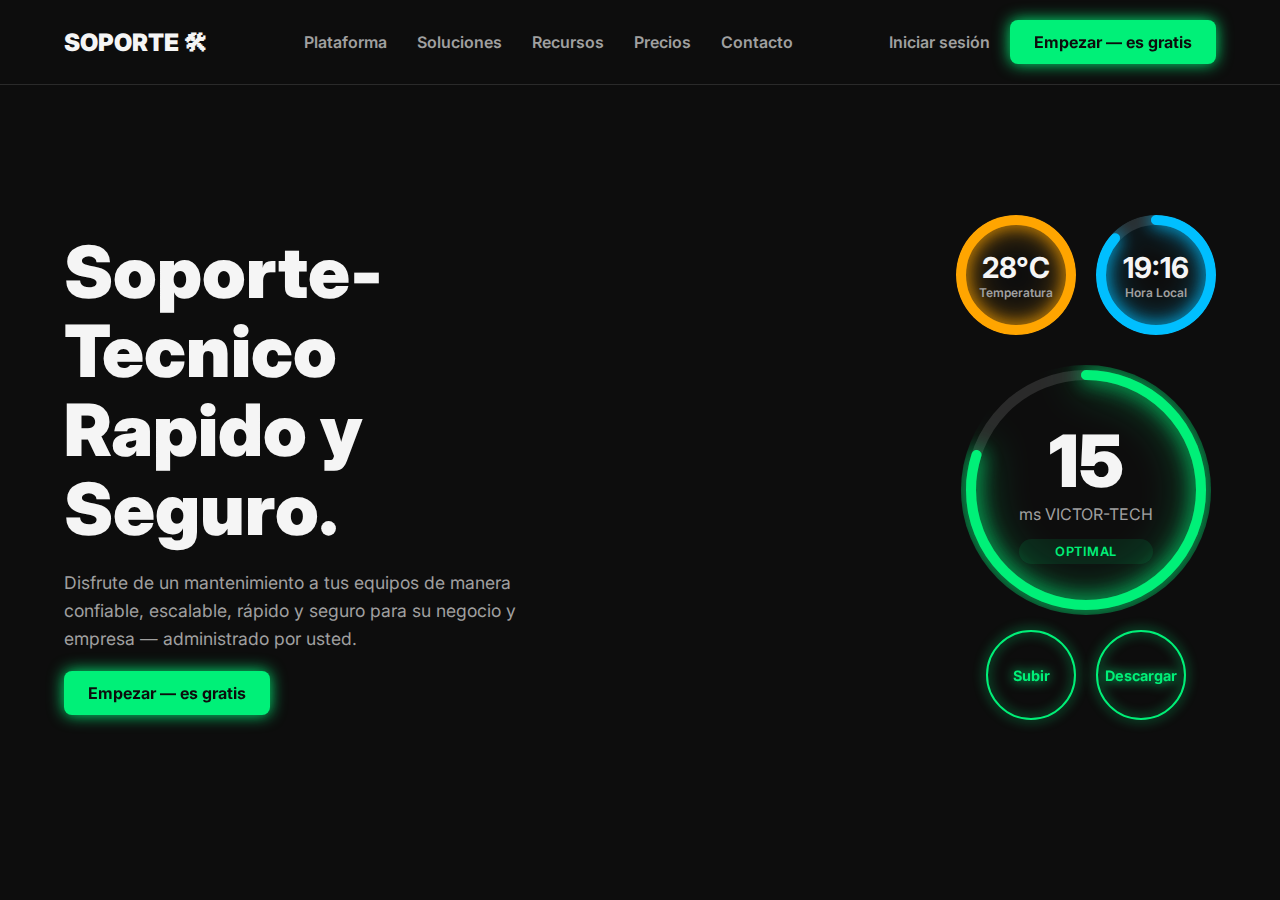
<file: index.html>
<!DOCTYPE html>
<html lang="es">
<head>
    <meta charset="UTF-8">
    <meta name="viewport" content="width=device-width, initial-scale=1.0">
    <title>Victor-Tech</title>
    <link rel="icon" type="image/png" href="img/logo.png">
    <link rel="stylesheet" href="style.css">
    <link rel="preconnect" href="https://fonts.googleapis.com">
    <link rel="preconnect" href="https://fonts.gstatic.com" crossorigin>
    <link href="https://fonts.googleapis.com/css2?family=Inter:wght@400;600;700;900&display=swap" rel="stylesheet">
</head>
<body>

    <header class="main-header">
        <nav class="navbar">
            <div class="logo">SOPORTE 🛠</div>
            <ul class="nav-links">
                <li><a href="https://victor-m-victor-manuel-alejo-rosarios-projects.vercel.app/#perfil" target="_blank" rel="noopener noreferrer">Plataforma</a></li>
                <li><a href="https://youtube.com/@victor-tech-r2d?si=MOzJubvIqjb18ggs" target="_blank" rel="noopener noreferrer">Soluciones</a></li>
                <li><a href="https://transfer.it/t/HF7TMswDDZYB" target="_blank" rel="noopener noreferrer">Recursos</a></li>
                <li><a href="precios.html">Precios</a></li>
                <li><a href="https://www.facebook.com/profile.php?id=61551567411307" target="_blank" rel="noopener noreferrer">Contacto</a></li>
            </ul>
            <div class="nav-actions">
                <a href="login.html" class="login-btn">Iniciar sesión</a>
                <a href="login.html?action=register" class="cta-btn primary">Empezar — es gratis</a>
            </div>
        </nav>
    </header>

    <main>
        <section class="hero-section">
            <!-- Columna Izquierda: Contenido de Texto -->
            <div class="hero-content">
                <h1>Soporte-Tecnico<br>Rapido y Seguro.</h1>
                <p>
                    Disfrute de un mantenimiento a tus equipos de manera confiable, escalable, rápido y seguro
                    para su negocio y empresa — administrado por usted.
                </p>
                <a href="login.html?action=register" class="cta-btn primary">Empezar — es gratis</a>
            </div>

            <!-- Columna Derecha: Todos los Elementos Visuales -->
            <div class="hero-visual-column">
                
                <!-- Círculos pequeños de estado -->
                <div class="small-circles-wrapper">
                    <div class="small-stat-circle">
                        <svg width="120" height="120" viewBox="0 0 120 120">
                            <circle cx="60" cy="60" r="55" class="bg-circle" />
                            <circle cx="60" cy="60" r="55" class="progress-circle temp-circle" />
                        </svg>
                        <div class="small-stat-text">
                            <div id="temp-value" class="small-stat-number">28°C</div>
                            <div class="small-stat-label">Temperatura</div>
                        </div>
                    </div>
                    <div class="small-stat-circle">
                        <svg width="120" height="120" viewBox="0 0 120 120">
                            <circle cx="60" cy="60" r="55" class="bg-circle" />
                            <circle cx="60" cy="60" r="55" class="progress-circle time-circle" />
                        </svg>
                        <div class="small-stat-text">
                            <div id="time-value" class="small-stat-number">00:00</div>
                            <div class="small-stat-label">Hora Local</div>
                        </div>
                    </div>
                </div>

                <!-- Círculo grande principal -->
                <div class="hero-visual">
                    <div class="stat-circle">
                        <svg width="250" height="250" viewBox="0 0 250 250">
                            <circle cx="125" cy="125" r="115" class="bg-circle" />
                            <circle cx="125" cy="125" r="115" class="progress-circle" />
                        </svg>
                        <div class="stat-text">
                            <div class="stat-number" id="stat-number">0</div>
                            <div class="stat-label">ms VICTOR-TECH</div>
                            <div class="stat-tag">OPTIMAL</div>
                        </div>
                    </div>
                </div>

                <!-- Botones de archivo redondos -->
                <div class="file-actions">
                    <label for="file-upload" class="file-btn">Subir</label>
                    <input type="file" id="file-upload" hidden>
                    <a href="assets/texto.txt" download="mi_archivo_de_prueba.txt" class="file-btn">Descargar</a>
                </div>

            </div>
        </section>
    </main>

    <script src="script.js"></script>
</body>
</html>
</file>
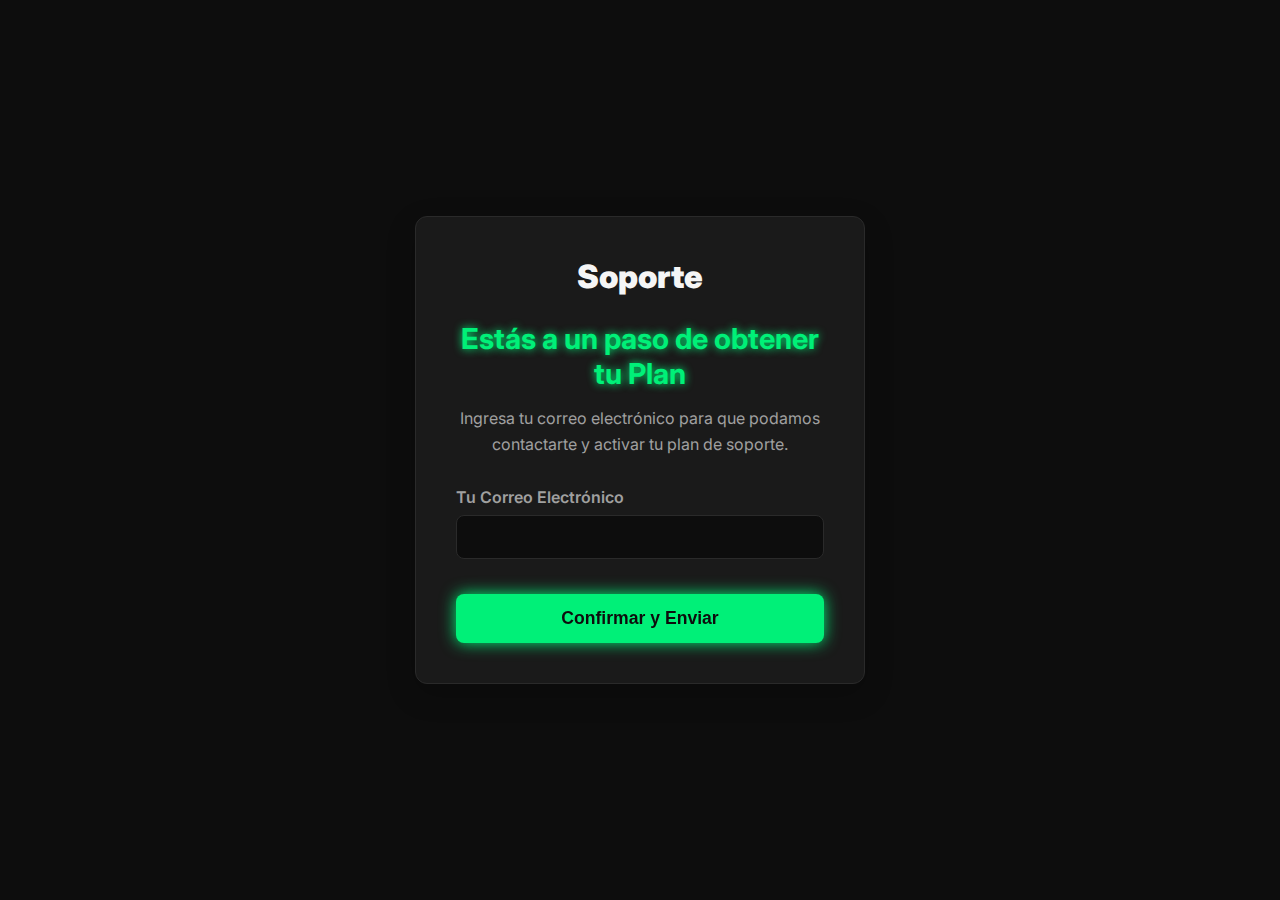
<file: contacto.html>
<!DOCTYPE html>
<html lang="es">
<head>
    <meta charset="UTF-8">
    <meta name="viewport" content="width=device-width, initial-scale=1.0">
    <title>Confirmar Selección — Victor-Tech</title>
    <link rel="icon" type="image/png" href="img/logo.png">
    <link rel="stylesheet" href="contacto-style.css">
    <link rel="preconnect" href="https://fonts.googleapis.com">
    <link rel="preconnect" href="https://fonts.gstatic.com" crossorigin>
    <link href="https://fonts.googleapis.com/css2?family=Inter:wght@400;600;700;900&display=swap" rel="stylesheet">
</head>
<body>

    <div class="form-container">
        <a href="index.html" class="logo">Soporte</a>
        
        <!-- Este título cambiará dinámicamente -->
        <h2 id="plan-title">Estás a un paso de obtener tu Plan</h2>
        
        <p>
            Ingresa tu correo electrónico para que podamos contactarte y activar tu plan de soporte.
        </p>

        <!-- El Formulario que se conecta con Formspree -->
        <form id="contact-form" action="https://formspree.io/f/xdkzqddo" method="POST">
            
            <!-- Campo de Email (Visible) -->
            <div class="input-group">
                <label for="email">Tu Correo Electrónico</label>
                <input type="email" id="email" name="email" required>
            </div>

            <!-- Campo del Plan (Oculto) -->
            <input type="hidden" id="plan-input" name="Plan Seleccionado">

            <button type="submit" class="submit-btn">Confirmar y Enviar</button>
        </form>
    </div>

    <!-- Script para obtener el plan de la URL -->
    <script src="contacto-script.js"></script>

</body>
</html>
</file>
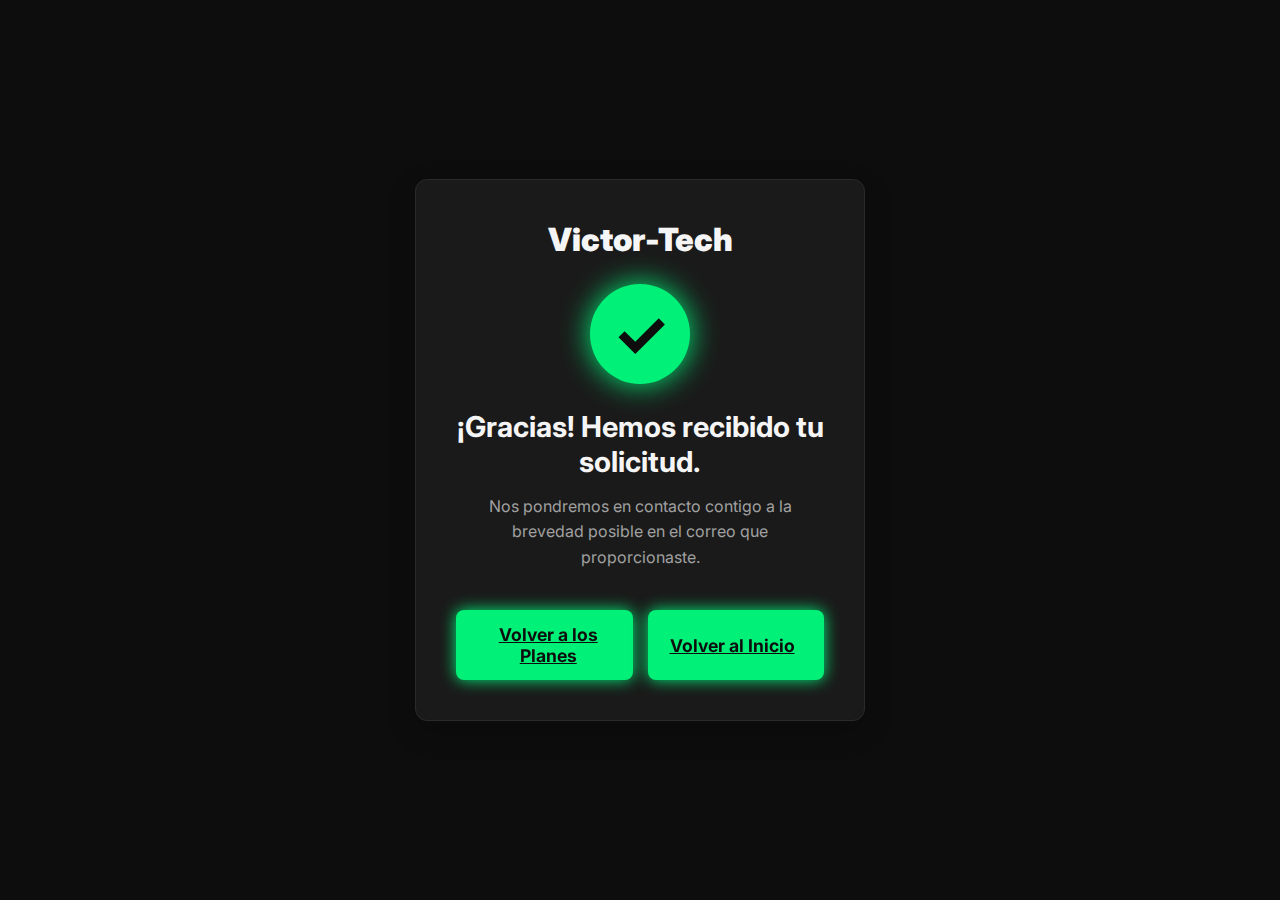
<file: exito.html>
<!DOCTYPE html>
<html lang="es">
<head>
    <meta charset="UTF-8">
    <meta name="viewport" content="width=device-width, initial-scale=1.0">
    <title>¡Mensaje Enviado! — Victor-Tech</title>
    <link rel="icon" type="image/png" href="img/logo.png">
    <link rel="stylesheet" href="contacto-style.css">
    <link rel="preconnect" href="https://fonts.googleapis.com">
    <link rel="preconnect" href="https://fonts.gstatic.com" crossorigin>
    <link href="https://fonts.googleapis.com/css2?family=Inter:wght@400;600;700;900&display=swap" rel="stylesheet">
    
    <!-- NUEVO: Enlace a Font Awesome para los iconos -->
    <link rel="stylesheet" href="https://cdnjs.cloudflare.com/ajax/libs/font-awesome/6.5.1/css/all.min.css" integrity="sha512-DTOQO9BCH_MGMOMZ0GeH8MA2svDRz3IuK6EvRRSQQxSfFWpi1MquVdAyjUar5+76PVCmYl" crossorigin="anonymous" referrerpolicy="no-referrer" />
</head>
<body>

    <div class="form-container success-container">
        <a href="index.html" class="logo">Victor-Tech</a>
        
        <div class="success-icon">✓</div>
        
        <h2>¡Gracias! Hemos recibido tu solicitud.</h2>
        
        <p>
            Nos pondremos en contacto contigo a la brevedad posible en el correo que proporcionaste.
        </p>

        <!-- NUEVO: Contenedor para los botones -->
        <div class="button-container">
            <!-- BOTÓN MODIFICADO con icono -->
            <a href="precios.html" class="submit-btn">
                <i class="fa-solid fa-tags"></i> Volver a los Planes
            </a>
            <!-- BOTÓN MODIFICADO con icono -->
            <a href="index.html" class="submit-btn">
                <i class="fa-solid fa-house"></i> Volver al Inicio
            </a>
        </div>
    </div>

</body>
</html>
</file>
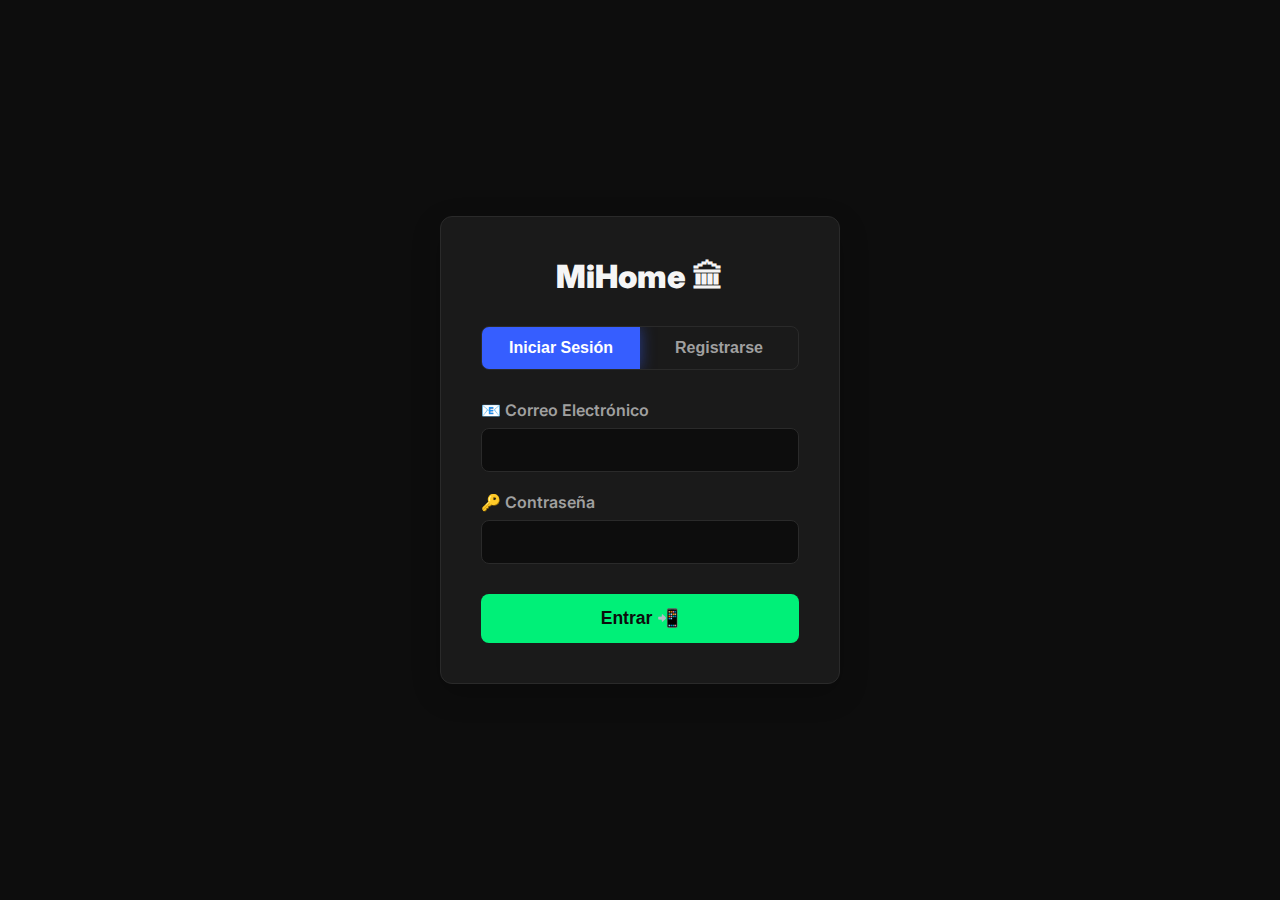
<file: login.html>
<!DOCTYPE html>
<html lang="es">
<head>
    <meta charset="UTF-8">
    <meta name="viewport" content="width=device-width, initial-scale=1.0">
    <title>Acceso — MiHome</title>
    <link rel="stylesheet" href="login-style.css">
    <link rel="preconnect" href="https://fonts.googleapis.com">
    <link rel="preconnect" href="https://fonts.gstatic.com" crossorigin>
    <link href="https://fonts.googleapis.com/css2?family=Inter:wght@400;600;700;900&display=swap" rel="stylesheet">
</head>
<body>

    <div class="login-container">
        <a href="index.html" class="logo">MiHome 🏛</a>

        <div class="form-toggle">
            <button id="show-login-btn" class="toggle-btn active">Iniciar Sesión</button>
            <button id="show-register-btn" class="toggle-btn">Registrarse</button>
        </div>

        <!-- Formulario de Inicio de Sesión -->
        <form id="login-form" class="form-content active-form">
            <div class="input-group">
                <label for="login-email">📧 Correo Electrónico</label>
                <input type="email" id="login-email" name="email" required>
            </div>
            <div class="input-group">
                <label for="login-password">🔑 Contraseña</label>
                <input type="password" id="login-password" name="password" required>
            </div>
            <button type="submit" class="submit-btn">Entrar 📲</button>
        </form>

        <!-- Formulario de Registro -->
        <form id="register-form" class="form-content">
            <div class="input-group">
                <label for="register-name">📝 Nombre Completo</label>
                <input type="text" id="register-name" name="name" required>
            </div>
            <div class="input-group">
                <label for="register-email">📧 Correo Electrónico</label>
                <input type="email" id="register-email" name="email" required>
            </div>
            <div class="input-group">
                <label for="register-password">🔐 Crea una Contraseña</label>
                <input type="password" id="register-password" name="password" required>
            </div>
            <button type="submit" class="submit-btn">Crear Cuenta 🛠</button>
        </form>
    </div>

    <script src="login-script.js"></script>
</body>
</html>
</file>
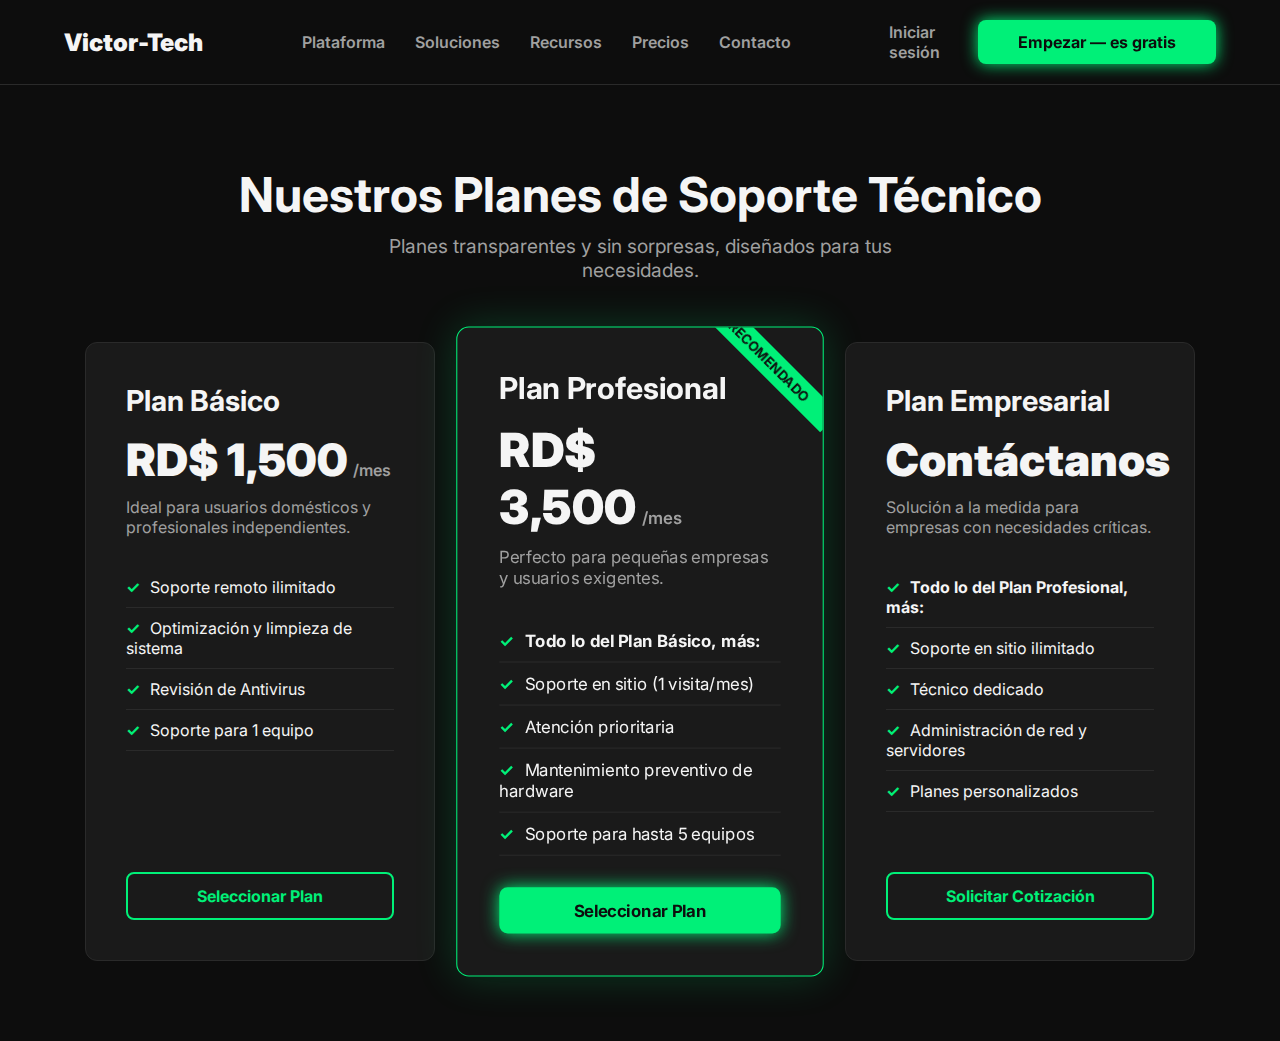
<file: precios.html>
<!DOCTYPE html>
<html lang="es">
<head>
    <meta charset="UTF-8">
    <meta name="viewport" content="width=device-width, initial-scale=1.0">
    <title>Precios — Victor-Tech</title>
    <link rel="icon" type="image/png" href="img/logo.png">
    <link rel="stylesheet" href="precios-style.css">
    <link rel="preconnect" href="https://fonts.googleapis.com">
    <link rel="preconnect" href="https://fonts.gstatic.com" crossorigin>
    <link href="https://fonts.googleapis.com/css2?family=Inter:wght@400;600;700;900&display=swap" rel="stylesheet">
</head>
<body>

    <!-- Reutilizamos la misma cabecera para consistencia -->
    <header class="main-header">
        <nav class="navbar">
            <div class="logo">Victor-Tech</div>
            <ul class="nav-links">
                <li><a href="index.html">Plataforma</a></li> <!-- Enlace a la página principal -->
                <li><a href="#">Soluciones</a></li>
                <li><a href="#">Recursos</a></li>
                <li><a href="precios.html">Precios</a></li> <!-- Enlace a esta misma página -->
                <li><a href="https://www.facebook.com/profile.php?id=61551567411307" target="_blank" rel="noopener noreferrer">Contacto</a></li>
            </ul>
            <div class="nav-actions">
                <a href="login.html" class="login-btn">Iniciar sesión</a>
                <a href="login.html?action=register" class="cta-btn primary">Empezar — es gratis</a>
            </div>
        </nav>
    </header>

    <main>
        <section class="pricing-section">
            <div class="pricing-header">
                <h1>Nuestros Planes de Soporte Técnico</h1>
                <p>Planes transparentes y sin sorpresas, diseñados para tus necesidades.</p>
            </div>

            <div class="pricing-container">

                <!-- Plan Básico -->
                <div class="pricing-card">
                    <h3>Plan Básico</h3>
                    <div class="price">RD$ 1,500<span>/mes</span></div>
                    <p class="card-description">Ideal para usuarios domésticos y profesionales independientes.</p>
                    <ul class="features">
                        <li>Soporte remoto ilimitado</li>
                        <li>Optimización y limpieza de sistema</li>
                        <li>Revisión de Antivirus</li>
                        <li>Soporte para 1 equipo</li>
                    </ul>
                    <a href="contacto.html?plan=Plan Básico" class="cta-btn secondary">Seleccionar Plan</a>

                </div>

                <!-- Plan Profesional (Recomendado) -->
                <div class="pricing-card recommended">
                    <div class="recommended-badge">RECOMENDADO</div>
                    <h3>Plan Profesional</h3>
                    <div class="price">RD$ 3,500<span>/mes</span></div>
                    <p class="card-description">Perfecto para pequeñas empresas y usuarios exigentes.</p>
                    <ul class="features">
                        <li><strong>Todo lo del Plan Básico, más:</strong></li>
                        <li>Soporte en sitio (1 visita/mes)</li>
                        <li>Atención prioritaria</li>
                        <li>Mantenimiento preventivo de hardware</li>
                        <li>Soporte para hasta 5 equipos</li>
                    </ul>
                    <a href="contacto.html?plan=Plan Profesional" class="cta-btn primary">Seleccionar Plan</a>

                </div>

                <!-- Plan Empresarial -->
                <div class="pricing-card">
                    <h3>Plan Empresarial</h3>
                    <div class="price">Contáctanos</div>
                    <p class="card-description">Solución a la medida para empresas con necesidades críticas.</p>
                    <ul class="features">
                        <li><strong>Todo lo del Plan Profesional, más:</strong></li>
                        <li>Soporte en sitio ilimitado</li>
                        <li>Técnico dedicado</li>
                        <li>Administración de red y servidores</li>
                        <li>Planes personalizados</li>
                    </ul>
                    <a href="contacto.html?plan=Plan Empresarial" class="cta-btn secondary">Solicitar Cotización</a>
                </div>

            </div>
        </section>
    </main>

</body>
</html>
</file>
<file: style.css>
/* Definición de variables de color y fuentes */
:root {
    --bg-color: #0D0D0D;
    --text-color: #F5F5F5;
    --text-secondary: #A0A0A0;
    --accent-green: #00F078;
    --accent-blue: #365EFF;
    --border-color: #2a2a2a;
    --font-main: 'Inter', sans-serif;
}

/* Estilos Globales */
* { margin: 0; padding: 0; box-sizing: border-box; }
body { background-color: var(--bg-color); color: var(--text-color); font-family: var(--font-main); overflow-x: hidden; }

/* Barra de Navegación */
.main-header { padding: 20px 5%; border-bottom: 1px solid var(--border-color); position: relative; }
.navbar { display: flex; justify-content: space-between; align-items: center; }
.logo { font-size: 1.5rem; font-weight: 900; }
.nav-links { display: flex; list-style: none; gap: 30px; }
.nav-links a { text-decoration: none; color: var(--text-secondary); font-weight: 600; transition: color 0.3s ease, text-shadow 0.3s ease; }
.nav-links a:hover { color: var(--accent-green); text-shadow: 0 0 8px var(--accent-green); }
.nav-actions { display: flex; align-items: center; gap: 20px; }
.login-btn { text-decoration: none; color: var(--text-secondary); font-weight: 600; transition: color 0.3s ease; }
.login-btn:hover { color: var(--text-color); }

/* Botones "Empezar" Verdes y Brillantes */
.cta-btn.primary {
    background-color: var(--accent-green);
    color: var(--bg-color);
    padding: 12px 24px;
    border-radius: 8px;
    text-decoration: none;
    font-weight: 700;
    border: none;
    transition: transform 0.3s ease, filter 0.3s ease;
    filter: drop-shadow(0 0 8px var(--accent-green));
}
.cta-btn.primary:hover { transform: translateY(-2px) scale(1.03); filter: drop-shadow(0 0 15px var(--accent-green)); }

/* Sección Principal */
.hero-section { display: flex; align-items: center; justify-content: space-between; gap: 40px; padding: 60px 5%; min-height: 85vh; }
.hero-content { max-width: 500px; flex-shrink: 0; }
.hero-content h1 { font-size: 4.5rem; font-weight: 900; line-height: 1.1; margin-bottom: 20px; }
.hero-content p { font-size: 1.1rem; color: var(--text-secondary); line-height: 1.6; margin-bottom: 30px; }

/* Columna de Elementos Visuales */
.hero-visual-column { display: flex; flex-direction: column; align-items: center; gap: 30px; }
.hero-visual { position: relative; display: flex; justify-content: center; align-items: center; }

/* --- CÍRCULO GRANDE --- */
.stat-circle {
    position: relative;
    width: 250px;
    height: 250px;
    display: flex;
    justify-content: center;
    align-items: center;
    border-radius: 50%;
    overflow: hidden;
}
.stat-circle svg, .small-stat-circle svg { transform: rotate(-90deg); }
.bg-circle { fill: none; stroke: var(--border-color); stroke-width: 10; }
.progress-circle {
    fill: none; stroke: var(--accent-green); stroke-width: 10; stroke-linecap: round;
    stroke-dasharray: 722; stroke-dashoffset: 722;
    transition: stroke-dashoffset 2s cubic-bezier(0.65, 0, 0.35, 1);
    filter: drop-shadow(0 0 10px var(--accent-green)) drop-shadow(0 0 20px rgba(0, 240, 120, 0.5));
}
body.loaded .progress-circle { stroke-dashoffset: 145; }
.stat-text { position: absolute; text-align: center; }
.stat-number { font-size: 4.5rem; font-weight: 900; }
.stat-label { font-size: 1rem; color: var(--text-secondary); }
.stat-tag {
    margin-top: 15px; background-color: rgba(0, 240, 120, 0.1); color: var(--accent-green);
    padding: 5px 12px; border-radius: 20px; font-weight: 600; font-size: 0.8rem; letter-spacing: 0.5px;
}

/* Círculos pequeños */
.small-circles-wrapper { display: flex; gap: 20px; }
.small-stat-circle {
    position: relative;
    width: 120px;
    height: 120px;
    display: flex;
    justify-content: center;
    align-items: center;
    border-radius: 50%;
    overflow: hidden;
}

.progress-circle.temp-circle {
    stroke: #FFA500;
    filter: drop-shadow(0 0 8px #FFA500) drop-shadow(0 0 15px rgba(255, 165, 0, 0.5));
    stroke-dashoffset: 204;
}
.progress-circle.time-circle {
    stroke: #00BFFF;
    filter: drop-shadow(0 0 8px #00BFFF) drop-shadow(0 0 15px rgba(0, 191, 255, 0.5));
    stroke-dasharray: 345;
    stroke-dashoffset: 345;
    transition: stroke-dashoffset 1s linear;
}
.small-stat-text { position: absolute; text-align: center; }
.small-stat-number { font-size: 1.8rem; font-weight: 700; }
.small-stat-label { font-size: 0.75rem; color: var(--text-secondary); font-weight: 600; }

/* Botones redondos de archivo */
.file-actions { display: flex; gap: 20px; margin-top: -15px; }
.file-btn {
    width: 90px; height: 90px; border-radius: 50%; background: transparent; border: 2px solid var(--accent-green);
    color: var(--accent-green); font-weight: 700; font-size: 0.9rem; text-decoration: none;
    cursor: pointer; display: flex; align-items: center; justify-content: center;
    transition: all 0.3s ease; filter: drop-shadow(0 0 6px var(--accent-green));
}
.file-btn:hover { background-color: var(--accent-green); color: var(--bg-color); transform: scale(1.05); filter: drop-shadow(0 0 12px var(--accent-green)); }

/* --- CÓDIGO RESPONSIVE AÑADIDO --- */

/* --- Estilos para Menú de Hamburguesa y Menú Móvil --- */
.hamburger-menu {
    display: none; /* Oculto por defecto en escritorio */
    background: transparent;
    border: none;
    cursor: pointer;
    z-index: 1001; /* Para que esté por encima de otros elementos */
    padding: 10px;
}

.hamburger-menu span {
    display: block;
    width: 25px;
    height: 3px;
    background-color: var(--text-color);
    margin: 5px 0;
    transition: all 0.3s ease;
}

.mobile-nav-menu {
    display: none; /* Oculto por defecto */
    position: absolute;
    top: 79px; /* Justo debajo del header */
    left: 0;
    width: 100%;
    background-color: var(--bg-color);
    border-bottom: 1px solid var(--border-color);
    padding: 30px 5%;
    flex-direction: column;
    align-items: center;
    gap: 25px;
    z-index: 1000;
}

.mobile-nav-links {
    list-style: none;
    text-align: center;
    display: flex;
    flex-direction: column;
    gap: 25px;
}

.mobile-nav-links a {
    text-decoration: none;
    color: var(--text-secondary);
    font-weight: 600;
    font-size: 1.2rem;
    transition: color 0.3s ease;
}
.mobile-nav-links a:hover {
    color: var(--accent-green);
}

.mobile-nav-actions {
    display: flex;
    flex-direction: column;
    align-items: center;
    gap: 20px;
    width: 100%;
    max-width: 250px;
}
.mobile-nav-actions .login-btn {
    font-size: 1.1rem;
}
.mobile-nav-actions .cta-btn {
    width: 100%;
    text-align: center;
}

/* --- Media Queries para Responsividad (Puntos de Quiebre) --- */

/* Para Tablets y pantallas medianas (hasta 1024px) */
@media (max-width: 1024px) {
    .hero-section {
        flex-direction: column; /* Apila las columnas */
        text-align: center;
        padding: 40px 5%;
        min-height: auto;
    }
    .hero-content {
        max-width: 100%; /* Ocupa todo el ancho */
        order: 2; /* Mueve el texto debajo de los visuales */
    }
    .hero-visual-column {
        order: 1; /* Mueve los visuales arriba */
        margin-bottom: 40px;
    }
    .nav-links {
        gap: 20px;
    }
}

/* Para Móviles (hasta 768px) */
@media (max-width: 768px) {
    /* Ocultar menú de escritorio y mostrar el de hamburguesa */
    .nav-links, .nav-actions {
        display: none;
    }
    .hamburger-menu {
        display: block; /* Muestra el botón de hamburguesa */
    }
    
    /* Mostrar el menú móvil cuando tenga la clase 'open' */
    .mobile-nav-menu.open {
        display: flex;
    }

    /* Estilo del botón de hamburguesa cuando está abierto (la 'X') */
    .hamburger-menu.open span:nth-child(1) {
        transform: translateY(8px) rotate(45deg);
    }
    .hamburger-menu.open span:nth-child(2) {
        opacity: 0;
    }
    .hamburger-menu.open span:nth-child(3) {
        transform: translateY(-8px) rotate(-45deg);
    }
    
    /* Ajustar tamaños de fuente y elementos */
    .hero-content h1 {
        font-size: 3rem; /* Reducir tamaño del título */
    }
    .hero-content p {
        font-size: 1rem;
    }
    .hero-visual-column {
        transform: scale(0.9); /* Hace todos los círculos un poco más pequeños */
    }
    .file-actions {
        margin-top: 0;
    }
}
</file>
<file: contacto-style.css>
:root {
    --bg-color: #0D0D0D;
    --text-color: #F5F5F5;
    --text-secondary: #A0A0A0;
    --accent-green: #00F078;
    --border-color: #2a2a2a;
    --card-bg: #1a1a1a;
    --font-main: 'Inter', sans-serif;
}

* { margin: 0; padding: 0; box-sizing: border-box; }
body {
    background-color: var(--bg-color);
    color: var(--text-color);
    font-family: var(--font-main);
    display: flex;
    justify-content: center;
    align-items: center;
    min-height: 100vh;
}

.form-container {
    background-color: var(--card-bg);
    padding: 40px;
    border-radius: 12px;
    border: 1px solid var(--border-color);
    width: 100%;
    max-width: 450px;
    text-align: center;
    box-shadow: 0 10px 30px rgba(0, 0, 0, 0.2);
}

.logo {
    font-size: 2rem;
    font-weight: 900;
    text-decoration: none;
    color: var(--text-color);
    display: inline-block;
    margin-bottom: 25px;
}

.form-container h2 {
    font-size: 1.8rem;
    margin-bottom: 15px;
    color: var(--accent-green);
    text-shadow: 0 0 8px var(--accent-green);
}

.form-container p {
    color: var(--text-secondary);
    line-height: 1.6;
    margin-bottom: 30px;
}

.input-group { text-align: left; margin-bottom: 25px; }
.input-group label { display: block; margin-bottom: 8px; font-weight: 600; color: var(--text-secondary); }
.input-group input {
    width: 100%;
    padding: 12px;
    background-color: var(--bg-color);
    border: 1px solid var(--border-color);
    border-radius: 8px;
    color: var(--text-color);
    font-size: 1rem;
    transition: border-color 0.3s, box-shadow 0.3s;
}
.input-group input:focus {
    outline: none;
    border-color: var(--accent-green);
    box-shadow: 0 0 0 3px rgba(0, 240, 120, 0.3);
}

.submit-btn {
    width: 100%;
    background-color: var(--accent-green);
    color: var(--bg-color);
    padding: 14px;
    border: none;
    border-radius: 8px;
    font-size: 1.1rem;
    font-weight: 700;
    cursor: pointer;
    margin-top: 10px;
    transition: transform 0.2s, filter 0.3s;
    filter: drop-shadow(0 0 8px var(--accent-green));
}
.submit-btn:hover {
    transform: translateY(-2px);
    filter: drop-shadow(0 0 15px var(--accent-green));
}
/* --- ESTILOS PARA LA PÁGINA DE ÉXITO --- */

.success-icon {
    font-size: 4rem;
    width: 100px;
    height: 100px;
    border-radius: 50%;
    background-color: var(--accent-green);
    color: var(--bg-color);
    display: flex;
    justify-content: center;
    align-items: center;
    margin: 0 auto 25px auto;
    line-height: 1;
    font-weight: bold;
    filter: drop-shadow(0 0 15px var(--accent-green));
}

.success-container h2 {
    color: var(--text-color);
    text-shadow: none;
}
/* --- ESTILOS PARA BOTONES DE ÉXITO --- */

/* Contenedor para separar y centrar los botones */
.button-container {
    display: flex;          /* Activa Flexbox */
    justify-content: center;/* Centra los botones horizontalmente */
    gap: 15px;              /* Crea un espacio de 15px entre los botones */
    margin-top: 25px;       /* Añade un espacio arriba del grupo de botones */
    width: 100%;
}

/* Ajustes al botón para que el icono y el texto se alineen bien */
.success-container .submit-btn {
    display: inline-flex;   /* Permite alinear el contenido interno (icono y texto) */
    align-items: center;    /* Centra verticalmente el icono y el texto */
    gap: 8px;               /* Crea un pequeño espacio entre el icono y el texto */
}
</file>
<file: login-style.css>
/* Definición de variables de color y fuentes (igual que el principal) */
:root {
    --bg-color: #0D0D0D;
    --text-color: #F5F5F5;
    --text-secondary: #A0A0A0;
    --accent-green: #00F078;
    --accent-blue: #365EFF;
    --border-color: #2a2a2a;
    --card-bg: #1a1a1a;
    --font-main: 'Inter', sans-serif;
}

/* Estilos Globales */
* {
    margin: 0;
    padding: 0;
    box-sizing: border-box;
}

body {
    background-color: var(--bg-color);
    color: var(--text-color);
    font-family: var(--font-main);
    display: flex;
    justify-content: center;
    align-items: center;
    min-height: 100vh;
}

.login-container {
    background-color: var(--card-bg);
    padding: 40px;
    border-radius: 12px;
    border: 1px solid var(--border-color);
    width: 100%;
    max-width: 400px;
    text-align: center;
    box-shadow: 0 10px 30px rgba(0, 0, 0, 0.2);
}

.logo {
    font-size: 2rem;
    font-weight: 900;
    text-decoration: none;
    color: var(--text-color);
    display: inline-block;
    margin-bottom: 30px;
}

/* Selector para cambiar entre formularios */
.form-toggle {
    display: flex;
    justify-content: center;
    border: 1px solid var(--border-color);
    border-radius: 8px;
    margin-bottom: 30px;
    overflow: hidden;
}

.toggle-btn {
    flex: 1;
    padding: 12px;
    background: none;
    border: none;
    color: var(--text-secondary);
    font-size: 1rem;
    font-weight: 600;
    cursor: pointer;
    transition: all 0.3s ease;
}

.toggle-btn.active {
    background-color: var(--accent-blue);
    color: white;
    box-shadow: 0 0 15px rgba(54, 94, 255, 0.5);
}

/* Estilo de los formularios */
.form-content {
    display: none; /* Ocultos por defecto */
    flex-direction: column;
    gap: 20px;
}

.form-content.active-form {
    display: flex; /* Se muestra el activo */
}

.input-group {
    text-align: left;
}

.input-group label {
    display: block;
    margin-bottom: 8px;
    font-weight: 600;
    color: var(--text-secondary);
}

.input-group input {
    width: 100%;
    padding: 12px;
    background-color: var(--bg-color);
    border: 1px solid var(--border-color);
    border-radius: 8px;
    color: var(--text-color);
    font-size: 1rem;
    transition: border-color 0.3s, box-shadow 0.3s;
}

/* Efecto brillante al hacer focus en el input */
.input-group input:focus {
    outline: none;
    border-color: var(--accent-blue);
    box-shadow: 0 0 0 3px rgba(54, 94, 255, 0.3);
}

.submit-btn {
    background-color: var(--accent-green);
    color: var(--bg-color);
    padding: 14px;
    border: none;
    border-radius: 8px;
    font-size: 1.1rem;
    font-weight: 700;
    cursor: pointer;
    margin-top: 10px;
    transition: transform 0.2s, box-shadow 0.3s;
}

.submit-btn:hover {
    transform: translateY(-2px);
    box-shadow: 0 4px 20px rgba(0, 240, 120, 0.4);
}
</file>
<file: precios-style.css>
/* --- ESTILOS PARA LA PÁGINA DE PRECIOS --- */

/* Reutilizamos las variables y estilos globales */
:root {
    --bg-color: #0D0D0D;
    --text-color: #F5F5F5;
    --text-secondary: #A0A0A0;
    --accent-green: #00F078;
    --border-color: #2a2a2a;
    --card-bg: #1a1a1a;
    --font-main: 'Inter', sans-serif;
}

* { margin: 0; padding: 0; box-sizing: border-box; }
body { background-color: var(--bg-color); color: var(--text-color); font-family: var(--font-main); }

/* Reutilizamos los estilos de la cabecera para consistencia */
.main-header { padding: 20px 5%; border-bottom: 1px solid var(--border-color); position: relative; }
.navbar { display: flex; justify-content: space-between; align-items: center; }
.logo { font-size: 1.5rem; font-weight: 900; }
.nav-links { display: flex; list-style: none; gap: 30px; }
.nav-links a { text-decoration: none; color: var(--text-secondary); font-weight: 600; transition: color 0.3s ease, text-shadow 0.3s ease; }
.nav-links a:hover { color: var(--accent-green); text-shadow: 0 0 8px var(--accent-green); }
.nav-actions { display: flex; align-items: center; gap: 20px; }
.login-btn { text-decoration: none; color: var(--text-secondary); font-weight: 600; transition: color 0.3s ease; }
.login-btn:hover { color: var(--text-color); }

/* Estilos de botones (adaptados para esta página) */
.cta-btn {
    display: inline-block;
    padding: 12px 24px;
    border-radius: 8px;
    text-decoration: none;
    font-weight: 700;
    text-align: center;
    width: 100%;
    margin-top: auto; /* Empuja el botón al fondo de la tarjeta */
    transition: transform 0.3s ease, filter 0.3s ease, background-color 0.3s ease, color 0.3s ease;
}

.cta-btn.primary {
    background-color: var(--accent-green);
    color: var(--bg-color);
    border: none;
    filter: drop-shadow(0 0 8px var(--accent-green));
}
.cta-btn.primary:hover { transform: translateY(-2px) scale(1.03); filter: drop-shadow(0 0 15px var(--accent-green)); }

.cta-btn.secondary {
    background-color: transparent;
    color: var(--accent-green);
    border: 2px solid var(--accent-green);
}
.cta-btn.secondary:hover { background-color: var(--accent-green); color: var(--bg-color); transform: translateY(-2px); }


/* Estilos específicos de la sección de precios */
.pricing-section { padding: 80px 5%; }
.pricing-header { text-align: center; margin-bottom: 60px; }
.pricing-header h1 { font-size: 3rem; margin-bottom: 10px; }
.pricing-header p { font-size: 1.2rem; color: var(--text-secondary); max-width: 600px; margin: 0 auto; }

.pricing-container {
    display: flex;
    justify-content: center;
    align-items: stretch; /* Hace que todas las tarjetas tengan la misma altura */
    gap: 30px;
    flex-wrap: wrap; /* Permite que las tarjetas se reorganicen */
}

.pricing-card {
    background-color: var(--card-bg);
    border: 1px solid var(--border-color);
    border-radius: 12px;
    padding: 40px;
    width: 100%;
    max-width: 350px;
    display: flex;
    flex-direction: column;
    text-align: left;
    transition: all 0.3s ease;
    position: relative;
    overflow: hidden; /* Para el badge */
}

.pricing-card:hover {
    transform: translateY(-10px);
    border-color: var(--accent-green);
    box-shadow: 0 15px 40px rgba(0, 240, 120, 0.1);
}

/* Tarjeta recomendada */
.pricing-card.recommended {
    border-color: var(--accent-green);
    transform: scale(1.05); /* La hace más grande por defecto */
    box-shadow: 0 0 40px rgba(0, 240, 120, 0.2);
}
.pricing-card.recommended:hover {
    transform: scale(1.08) translateY(-10px); /* Efecto de hover más pronunciado */
}

.recommended-badge {
    position: absolute;
    top: 20px;
    right: -30px;
    background-color: var(--accent-green);
    color: var(--bg-color);
    padding: 5px 30px;
    font-weight: 700;
    font-size: 0.8rem;
    transform: rotate(45deg);
}

.pricing-card h3 { font-size: 1.8rem; margin-bottom: 15px; }
.price { font-size: 2.8rem; font-weight: 900; margin-bottom: 10px; }
.price span { font-size: 1rem; font-weight: 600; color: var(--text-secondary); margin-left: 5px; }
.card-description { color: var(--text-secondary); margin-bottom: 30px; min-height: 40px; }

.features { list-style: none; margin-bottom: 30px; }
.features li {
    padding: 10px 0;
    border-bottom: 1px solid var(--border-color);
}
.features li::before {
    content: '✓';
    color: var(--accent-green);
    margin-right: 10px;
    font-weight: bold;
}


/* --- CÓDIGO RESPONSIVE AÑADIDO --- */

/* --- Estilos para Menú de Hamburguesa y Menú Móvil --- */
.hamburger-menu {
    display: none;
    background: transparent;
    border: none;
    cursor: pointer;
    z-index: 1001;
    padding: 10px;
}

.hamburger-menu span {
    display: block;
    width: 25px;
    height: 3px;
    background-color: var(--text-color);
    margin: 5px 0;
    transition: all 0.3s ease;
}

.mobile-nav-menu {
    display: none;
    position: absolute;
    top: 79px;
    left: 0;
    width: 100%;
    background-color: var(--bg-color);
    border-bottom: 1px solid var(--border-color);
    padding: 30px 5%;
    flex-direction: column;
    align-items: center;
    gap: 25px;
    z-index: 1000;
}

.mobile-nav-links {
    list-style: none;
    text-align: center;
    display: flex;
    flex-direction: column;
    gap: 25px;
}

.mobile-nav-links a {
    text-decoration: none;
    color: var(--text-secondary);
    font-weight: 600;
    font-size: 1.2rem;
    transition: color 0.3s ease;
}
.mobile-nav-links a:hover {
    color: var(--accent-green);
}

.mobile-nav-actions {
    display: flex;
    flex-direction: column;
    align-items: center;
    gap: 20px;
    width: 100%;
    max-width: 250px;
}
.mobile-nav-actions .login-btn {
    font-size: 1.1rem;
}
.mobile-nav-actions .cta-btn {
    width: 100%;
    text-align: center;
}


/* --- Media Queries para Responsividad --- */

/* Para Tablets y pantallas medianas (hasta 1024px) */
@media (max-width: 1024px) {
    .pricing-container {
        flex-direction: column; /* Apila las tarjetas */
        align-items: center; /* Centra las tarjetas en la columna */
        gap: 40px; /* Aumenta el espacio vertical entre tarjetas */
    }

    .pricing-card.recommended {
        transform: scale(1); /* Resetea el escalado para que no se vea raro */
    }

    .pricing-card.recommended:hover {
        transform: translateY(-10px); /* Mantiene el efecto de hover */
    }
}

/* Para Móviles (hasta 768px) */
@media (max-width: 768px) {
    /* Ocultar menú de escritorio y mostrar el de hamburguesa */
    .nav-links, .nav-actions {
        display: none;
    }
    .hamburger-menu {
        display: block;
    }
    
    .mobile-nav-menu.open {
        display: flex;
    }

    /* Estilo de la 'X' del menú */
    .hamburger-menu.open span:nth-child(1) { transform: translateY(8px) rotate(45deg); }
    .hamburger-menu.open span:nth-child(2) { opacity: 0; }
    .hamburger-menu.open span:nth-child(3) { transform: translateY(-8px) rotate(-45deg); }
    
    /* Ajustes específicos de la página de precios */
    .pricing-section {
        padding: 60px 5%;
    }
    .pricing-header h1 {
        font-size: 2.2rem; /* Reduce el tamaño del título principal */
    }
    .pricing-header p {
        font-size: 1rem;
    }
    .price {
        font-size: 2.2rem; /* Reduce el tamaño del precio */
    }
}
</file>
